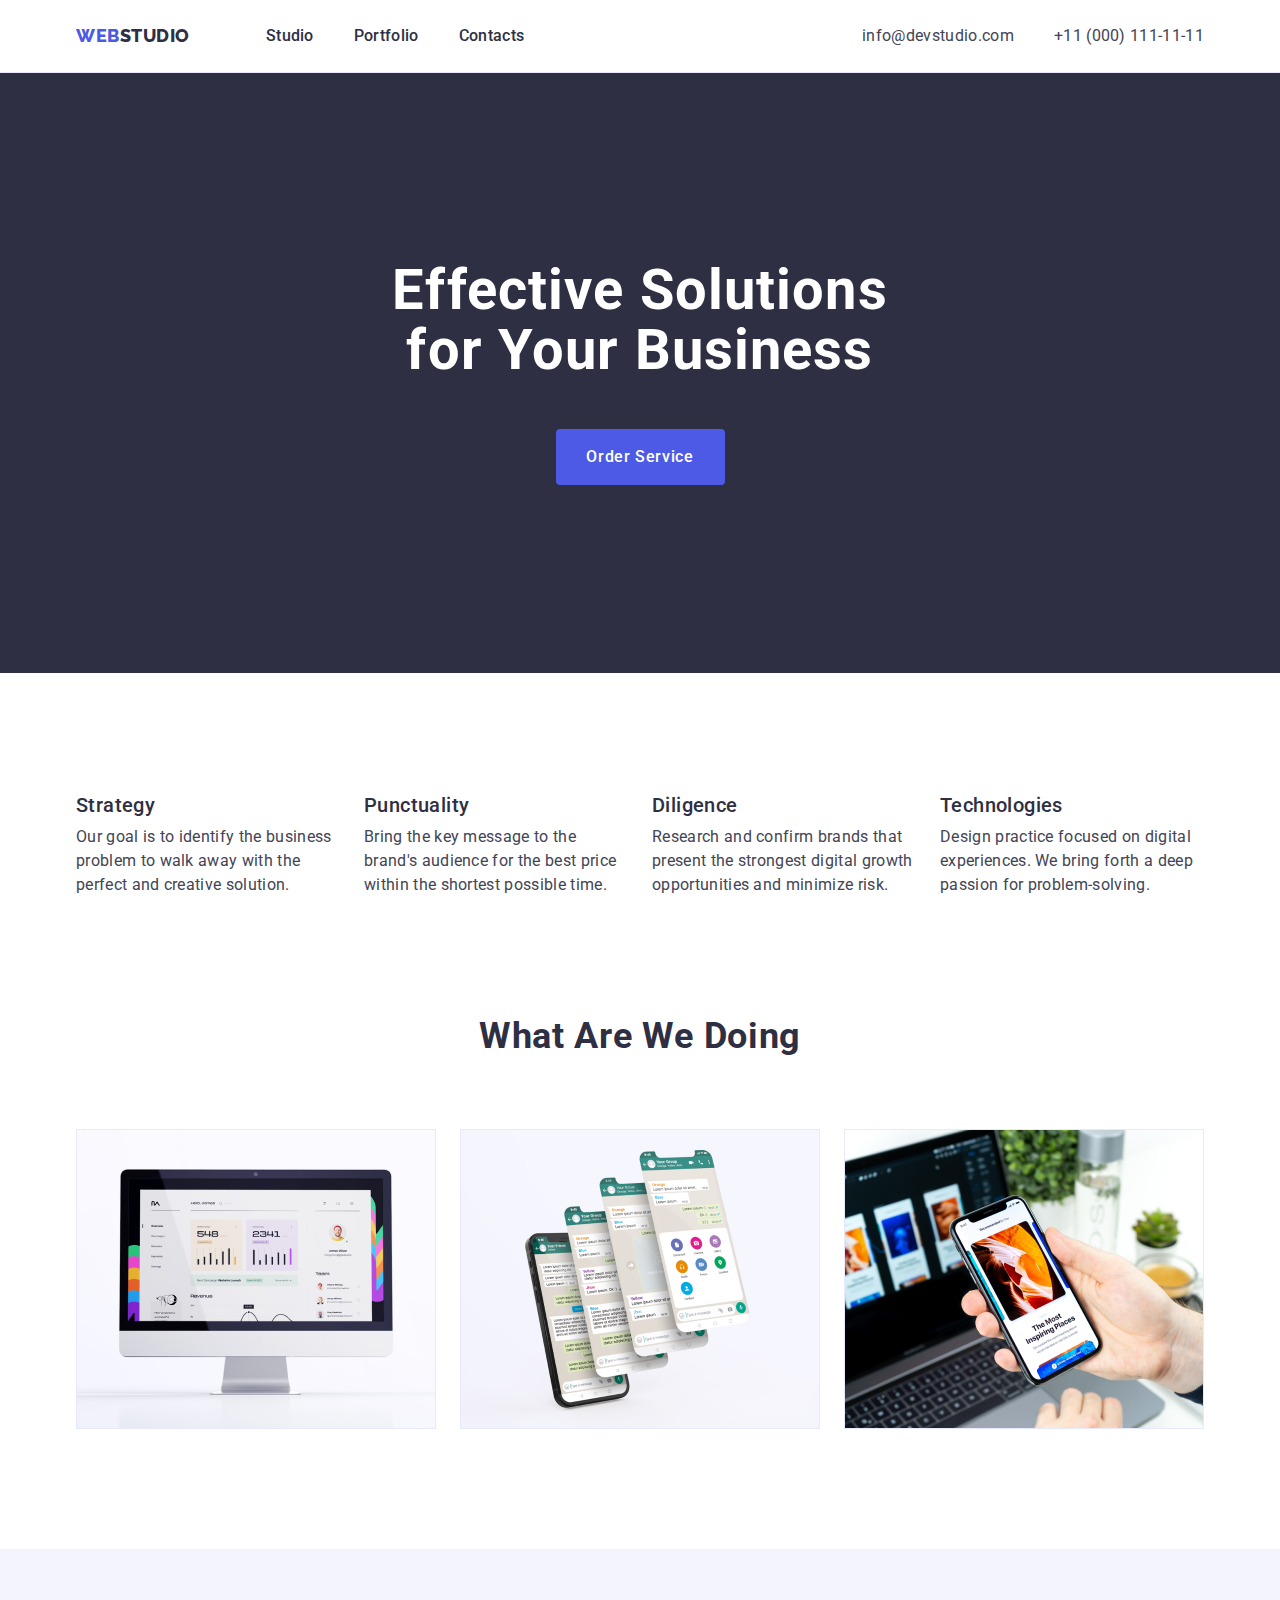
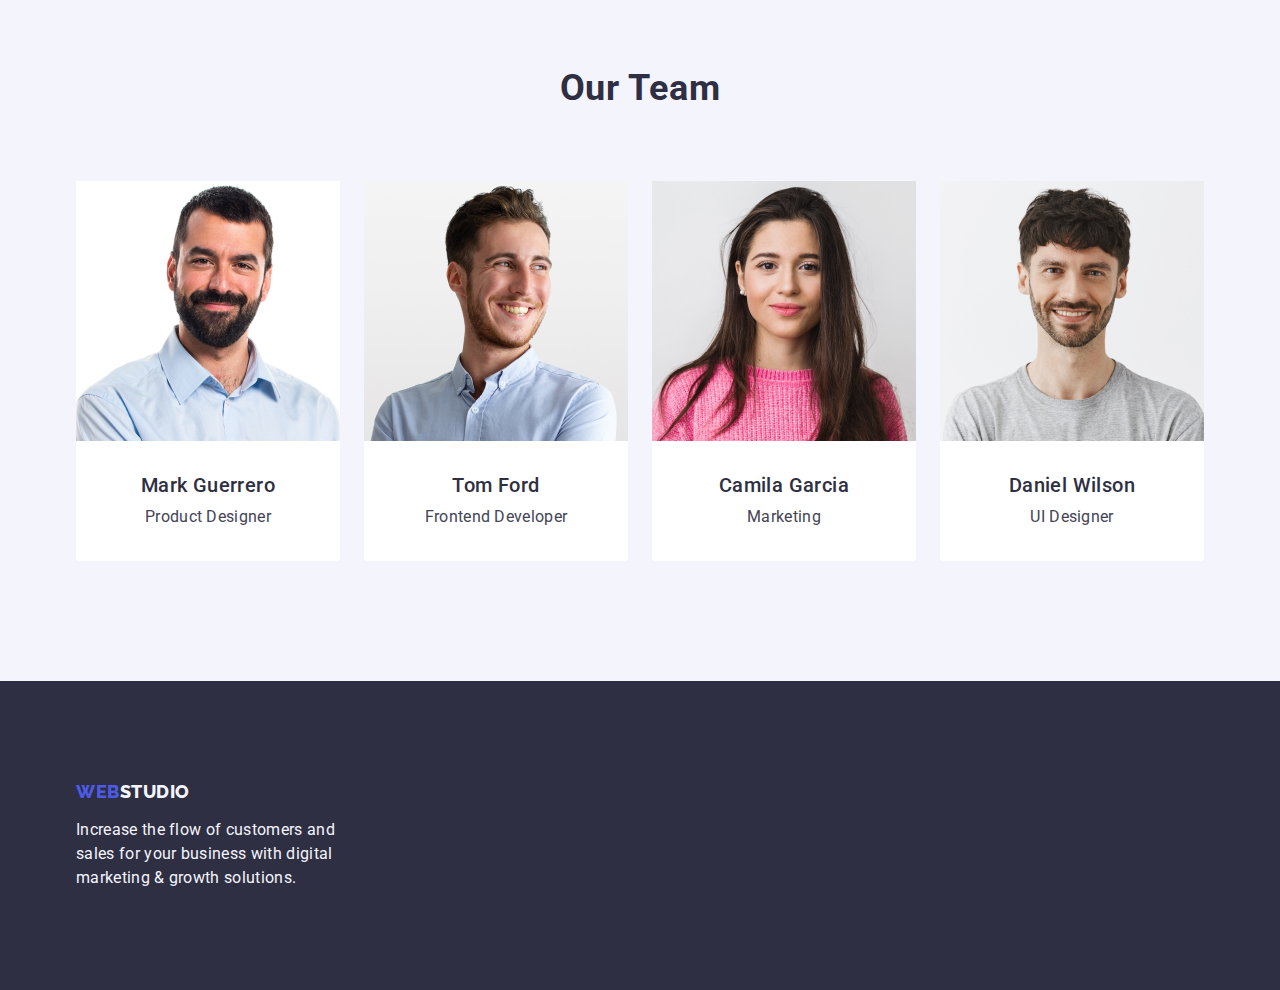
<file: index.html>
<!DOCTYPE html>
<html lang="en">
  <head>
    <meta charset="UTF-8" />
    <meta http-equiv="X-UA-Compatible" content="IE=edge" />
    <meta name="viewport" content="width=device-width, initial-scale=1.0" />
    <link rel="preconnect" href="https://fonts.googleapis.com" />
    <link rel="preconnect" href="https://fonts.gstatic.com" crossorigin />
    <link
      href="https://fonts.googleapis.com/css2?family=Raleway:wght@800&family=Roboto:wght@400;500;700;900&display=swap"
      rel="stylesheet"
    />
    <link
      rel="stylesheet"
      href="https://cdn.jsdelivr.net/npm/modern-normalize@2.0.0/modern-normalize.min.css"
    />
    <link rel="stylesheet" href="./css/style.css" />
    <title>WebStudio</title>
  </head>
  <body>
    <header class="header">
      <div class="header__inner container">
        <nav class="header__menu">
          <a class="logo link header__logo" href="./index.html"
            >Web<span class="logo__header-element">Studio</span></a
          >
          <ul class="header__menu-list list">
            <li class="header__menu-item">
              <a class="header__menu-link link" href="./index.html">Studio</a>
            </li>
            <li class="header__menu-item">
              <a class="header__menu-link link" href="./portfolio.html"
                >Portfolio</a
              >
            </li>
            <li class="header__menu-item">
              <a class="header__menu-link link" href="">Contacts</a>
            </li>
          </ul>
        </nav>
        <address class="header__address">
          <ul class="header__contact-list list">
            <li class="header_contact-item">
              <a
                class="header__contact-link link"
                href="mailto:info@devstudio.com"
                >info@devstudio.com</a
              >
            </li>
            <li class="header_contact-item">
              <a class="header__contact-link link" href="tel:+110001111111"
                >+11 (000) 111-11-11</a
              >
            </li>
          </ul>
        </address>
      </div>
    </header>
    <main class="main">
      <section class="solutions">
        <div class="container">
          <h1 class="solutions__title">
            Effective Solutions for Your Business
          </h1>
          <button class="solution__btn" type="button">Order Service</button>
        </div>
      </section>

      <section class="details">
        <div class="container">
          <h2 class="details__title visually-hidden">details</h2>
          <ul class="details__menu-list list">
            <li class="details__menu-item">
              <h3 class="details__menu-title">Strategy</h3>
              <p class="details__menu-text">
                Our goal is to identify the business problem to walk away with
                the perfect and creative solution.
              </p>
            </li>
            <li class="details__menu-item">
              <h3 class="details__menu-title">Punctuality</h3>
              <p class="details__menu-text">
                Bring the key message to the brand's audience for the best price
                within the shortest possible time.
              </p>
            </li>
            <li class="details__menu-item">
              <h3 class="details__menu-title">Diligence</h3>
              <p class="details__menu-text">
                Research and confirm brands that present the strongest digital
                growth opportunities and minimize risk.
              </p>
            </li>
            <li class="details__menu-item">
              <h3 class="details__menu-title">Technologies</h3>
              <p class="details__menu-text">
                Design practice focused on digital experiences. We bring forth a
                deep passion for problem-solving.
              </p>
            </li>
          </ul>
        </div>
      </section>
      <section class="about">
        <div class="container">
          <h2 class="about__title">What are we doing</h2>
          <ul class="about__images-list list">
            <li class="about__images-item">
              <img
                src="./images/details-img-1.jpg"
                alt="mac"
                class="details__images-img"
                width="360"
              />
            </li>
            <li class="about__images-item">
              <img
                src="./images/details-img-2.jpg"
                alt="iphone"
                class="about__images-img"
                width="360"
              />
            </li>
            <li class="about__images-item">
              <img
                src="./images/details-img-3.jpg"
                alt="macbook with iphone"
                class="about__images-img"
                width="360"
              />
            </li>
          </ul>
        </div>
      </section>
      <section class="team">
        <div class="container">
          <h2 class="team__title">Our Team</h2>
          <ul class="team__images-list list">
            <li class="team__images-item">
              <img
                src="./images/team-img-1.jpg"
                alt="people"
                class="team__images-img"
                width="264"
              />
              <div class="team__images-box">
                <h3 class="team__images-title">Mark Guerrero</h3>
                <p class="team__images-text">Product Designer</p>
              </div>
            </li>
            <li class="team__images-item">
              <img
                src="./images/team-img-2.jpg"
                alt="people"
                class="team__images-img"
                width="264"
              />
              <div class="team__images-box">
                <h3 class="team__images-title">Tom Ford</h3>
                <p class="team__images-text">Frontend Developer</p>
              </div>
            </li>
            <li class="team__images-item">
              <img
                src="./images/team-img-3.jpg"
                alt="people"
                class="team__images-img"
                width="264"
              />
              <div class="team__images-box">
                <h3 class="team__images-title">Camila Garcia</h3>
                <p class="team__images-text">Marketing</p>
              </div>
            </li>
            <li class="team__images-item">
              <img
                src="./images/team-img-4.jpg"
                alt="people"
                class="team__images-img"
                width="264"
              />
              <div class="team__images-box">
                <h3 class="team__images-title">Daniel Wilson</h3>
                <p class="team__images-text">UI Designer</p>
              </div>
            </li>
          </ul>
        </div>
      </section>
    </main>
    <footer class="footer">
      <div class="container">
        <a class="logo footer__logo link" href="./index.html"
          >Web<span class="logo__footer-element">Studio</span></a
        >
        <p class="footer__text">
          Increase the flow of customers and sales for your business with
          digital marketing & growth solutions.
        </p>
      </div>
    </footer>
  </body>
</html>
</file>
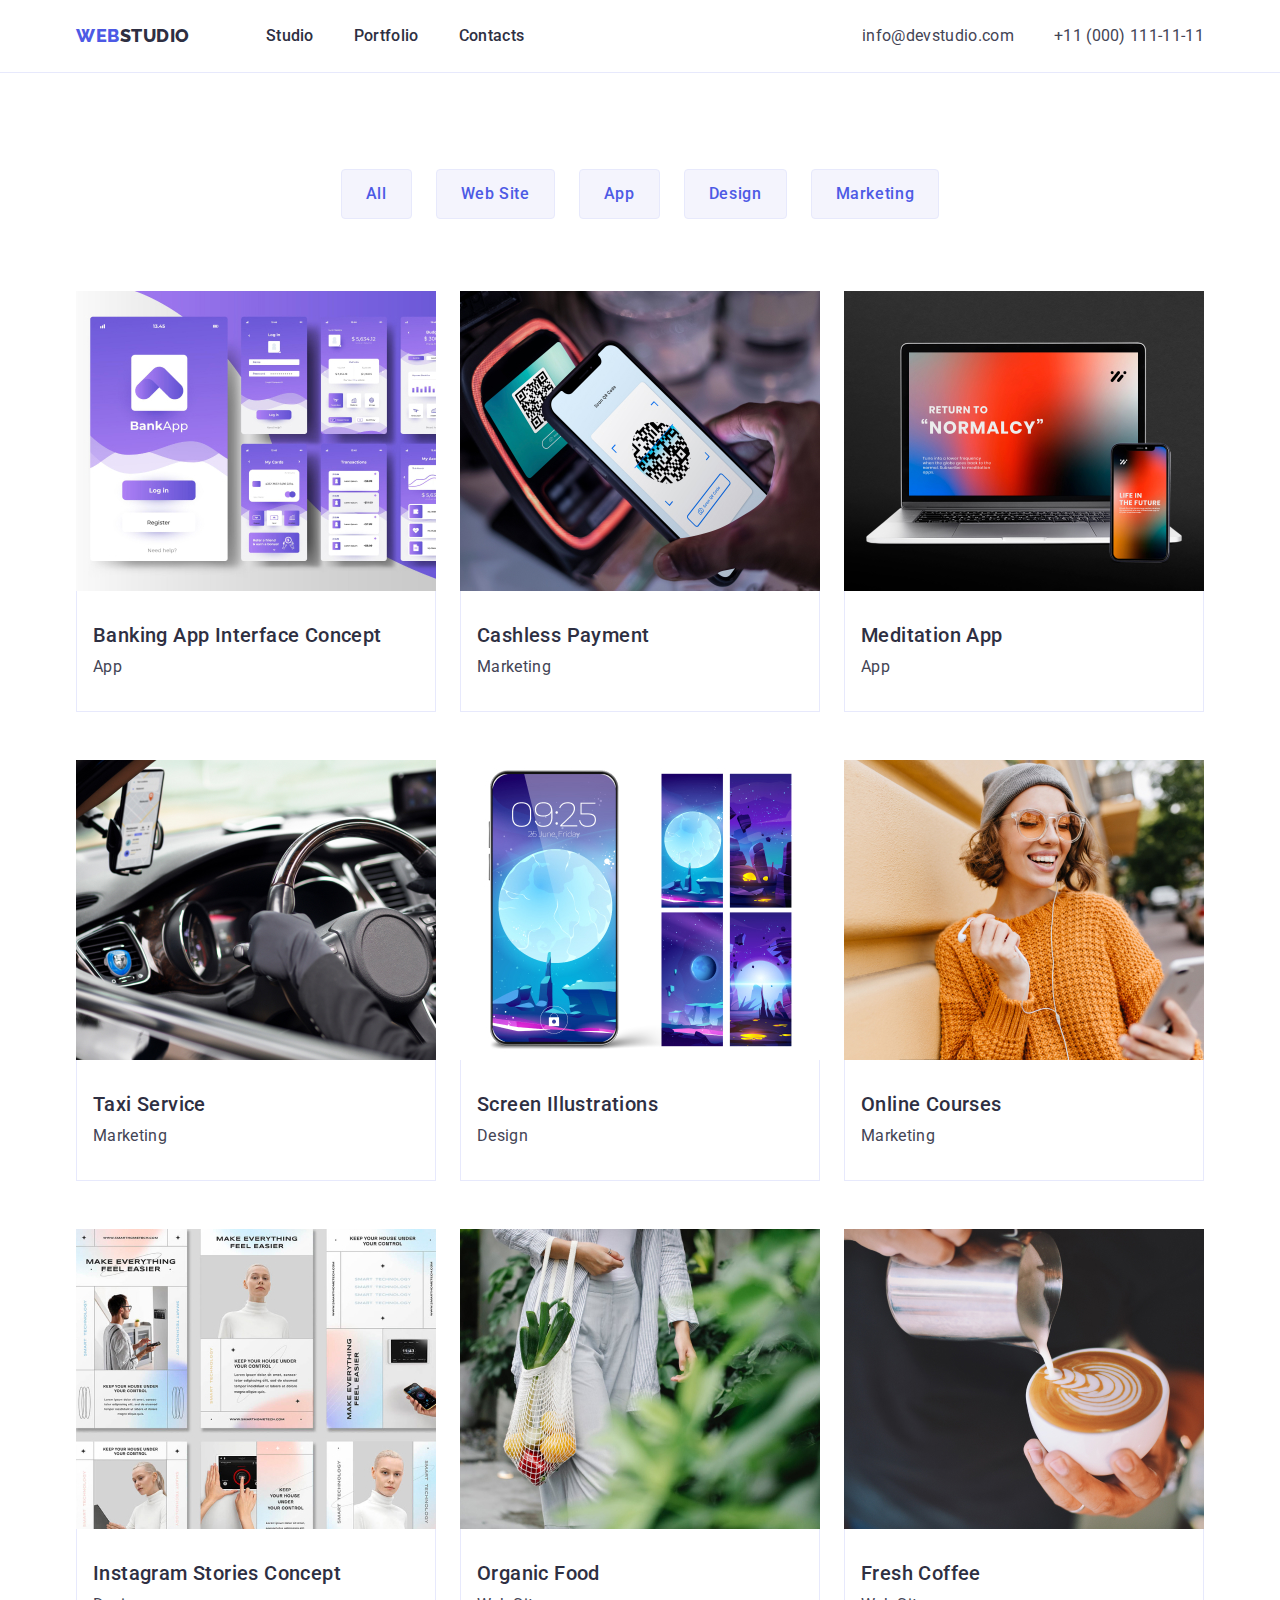
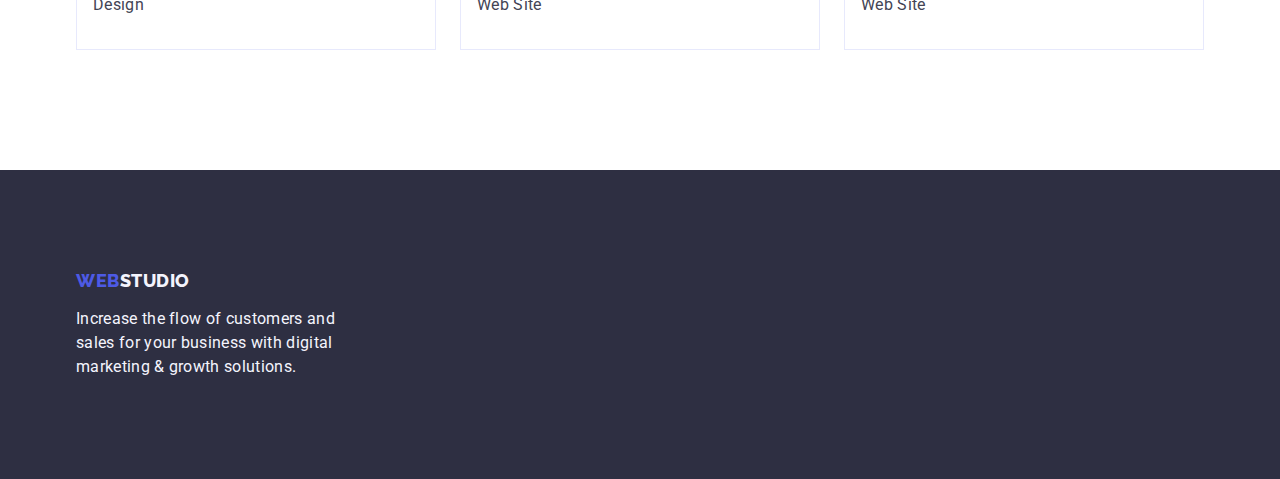
<file: portfolio.html>
<!DOCTYPE html>
<html lang="en">
  <head>
    <meta charset="UTF-8" />
    <meta http-equiv="X-UA-Compatible" content="IE=edge" />
    <meta name="viewport" content="width=device-width, initial-scale=1.0" />
    <link rel="preconnect" href="https://fonts.googleapis.com" />
    <link rel="preconnect" href="https://fonts.gstatic.com" crossorigin />
    <link
      href="https://fonts.googleapis.com/css2?family=Raleway:wght@800&family=Roboto:wght@400;500;700;900&display=swap"
      rel="stylesheet"
    />
    <link
      rel="stylesheet"
      href="https://cdn.jsdelivr.net/npm/modern-normalize@2.0.0/modern-normalize.min.css"
    />
    <link rel="stylesheet" href="css/style.css" />
    <title>portfolio</title>
  </head>
  <body>
    <header class="header">
      <div class="header__inner container">
        <nav class="header__menu">
          <a class="logo link header__logo" href="./index.html"
            >Web<span class="logo__header-element">Studio</span></a
          >
          <ul class="header__menu-list list">
            <li class="header__menu-item">
              <a class="header__menu-link link" href="./index.html">Studio</a>
            </li>
            <li class="header__menu-item">
              <a class="header__menu-link link" href="./portfolio.html"
                >Portfolio</a
              >
            </li>
            <li class="header__menu-item">
              <a class="header__menu-link link" href="">Contacts</a>
            </li>
          </ul>
        </nav>
        <address class="header__address">
          <ul class="header__contact-list list">
            <li class="header_contact-item">
              <a
                class="header__contact-link link"
                href="mailto:info@devstudio.com"
                >info@devstudio.com</a
              >
            </li>
            <li class="header_contact-item">
              <a class="header__contact-link link" href="tel:+110001111111"
                >+11 (000) 111-11-11</a
              >
            </li>
          </ul>
        </address>
      </div>
    </header>
    <main class="main">
      <section class="gallery">
        <div class="container">
          <h1 class="gallery__title visually-hidden">gallery</h1>
          <ul class="navigation__list list">
            <li class="navigation__list-item">
              <button class="navigation__btn" type="button">All</button>
            </li>
            <li class="navigation__list-item">
              <button class="navigation__btn" type="button">Web Site</button>
            </li>
            <li class="navigation__list-item">
              <button class="navigation__btn" type="button">App</button>
            </li>
            <li class="navigation__list-item">
              <button class="navigation__btn" type="button">Design</button>
            </li>
            <li class="navigation__list-item">
              <button class="navigation__btn" type="button">Marketing</button>
            </li>
          </ul>
          <ul class="gallery__list list">
            <li class="gallery__list-item">
              <a class="gallery__list-link link" href="#">
                <img
                  class="gallery__list-img"
                  src="./images/gallery-1.jpg"
                  alt="banking app"
                  width="360"
                />
                <div class="gallery__list-box">
                  <h2 class="gallery__list-title">
                    Banking App Interface Concept
                  </h2>
                  <p class="gallery__list-text">App</p>
                </div>
              </a>
            </li>
            <li class="gallery__list-item">
              <a class="gallery__list-link link" href="#">
                <img
                  class="gallery__list-img"
                  src="./images/gallery-2.jpg"
                  alt="nfc"
                  width="360"
                />
                <div class="gallery__list-box">
                  <h2 class="gallery__list-title">Cashless Payment</h2>
                  <p class="gallery__list-text">Marketing</p>
                </div>
              </a>
            </li>
            <li class="gallery__list-item">
              <a class="gallery__list-link link" href="#">
                <img
                  class="gallery__list-img"
                  src="./images/gallery-3.jpg"
                  alt="laptop with phone"
                  width="360"
                />
                <div class="gallery__list-box">
                  <h2 class="gallery__list-title">Meditation App</h2>
                  <p class="gallery__list-text">App</p>
                </div>
              </a>
            </li>
            <li class="gallery__list-item">
              <a class="gallery__list-link link" href="#">
                <img
                  class="gallery__list-img"
                  src="./images/gallery-4.jpg"
                  alt="car"
                  width="360"
                />
                <div class="gallery__list-box">
                  <h2 class="gallery__list-title">Taxi Service</h2>
                  <p class="gallery__list-text">Marketing</p>
                </div>
              </a>
            </li>
            <li class="gallery__list-item">
              <a class="gallery__list-link link" href="#">
                <img
                  class="gallery__list-img"
                  src="./images/gallery-5.jpg"
                  alt="screen phone"
                  width="360"
                />
                <div class="gallery__list-box">
                  <h2 class="gallery__list-title">Screen Illustrations</h2>
                  <p class="gallery__list-text">Design</p>
                </div>
              </a>
            </li>
            <li class="gallery__list-item">
              <a class="gallery__list-link link" href="#">
                <img
                  class="gallery__list-img"
                  src="./images/gallery-6.jpg"
                  alt="girl with phone"
                  width="360"
                />
                <div class="gallery__list-box">
                  <h2 class="gallery__list-title">Online Courses</h2>
                  <p class="gallery__list-text">Marketing</p>
                </div>
              </a>
            </li>
            <li class="gallery__list-item">
              <a class="gallery__list-link link" href="#">
                <img
                  class="gallery__list-img"
                  src="./images/gallery-7.jpg"
                  alt="instagram stories"
                  width="360"
                />
                <div class="gallery__list-box">
                  <h2 class="gallery__list-title">Instagram Stories Concept</h2>
                  <p class="gallery__list-text">Design</p>
                </div>
              </a>
            </li>
            <li class="gallery__list-item">
              <a class="gallery__list-link link" href="#">
                <img
                  class="gallery__list-img"
                  src="./images/gallery-8.jpg"
                  alt="organic food"
                  width="360"
                />
                <div class="gallery__list-box">
                  <h2 class="gallery__list-title">Organic Food</h2>
                  <p class="gallery__list-text">Web Site</p>
                </div>
              </a>
            </li>
            <li class="gallery__list-item">
              <a class="gallery__list-link link" href="#">
                <img
                  class="gallery__list-img"
                  src="./images/gallery-9.jpg"
                  alt="fresh coffee"
                  width="360"
                />
                <div class="gallery__list-box">
                  <h2 class="gallery__list-title">Fresh Coffee</h2>
                  <p class="gallery__list-text">Web Site</p>
                </div>
              </a>
            </li>
          </ul>
        </div>
      </section>
    </main>
    <footer class="footer">
      <div class="container">
        <a class="logo footer__logo link" href="./index.html"
          >Web<span class="logo__footer-element">Studio</span></a
        >
        <p class="footer__text">
          Increase the flow of customers and sales for your business with
          digital marketing & growth solutions.
        </p>
      </div>
    </footer>
  </body>
</html>
</file>
<file: css/style.css>
:root {
  font-size: 16px;
  line-height: 150%;
  font-weight: 400;
  --btn-border-color: #e7e9fc;
}
body {
  font-family: "Roboto", sans-serif;
  color: #434455;
  background-color: #fff;
  letter-spacing: 0.02em;
}
h1,
h2,
h3,
h4,
h5,
h6,
p {
  margin: 0;
  padding: 0;
}
ul {
  list-style-type: none;
  padding: 0;
  margin: 0;
}
img {
  display: block;
}
.container {
  max-width: 1158px;
  margin: 0 auto;
  padding: 0 15px;
}
.logo {
  text-transform: uppercase;
  font-family: "Raleway", sans-serif;
  font-weight: 800;
  font-size: 18px;
  line-height: 117%;
  letter-spacing: 0.03em;
  color: #4d5ae5;
}
.link {
  text-decoration: none;
}
.list {
  list-style: none;
}
.visually-hidden {
  position: absolute;
  width: 1px;
  height: 1px;
  margin: -1px;
  border: 0;
  padding: 0;
  white-space: nowrap;
  clip-path: inset(100%);
  clip: rect(0 0 0 0);
  overflow: hidden;
}
.header__logo {
  margin-right: 76px;
}
.logo__header-element {
  color: #2e2f42;
}
.header {
  border-bottom: 1px solid #e7e9fc;
}
.header__inner {
  display: flex;
  align-items: center;
  justify-content: space-between;
}
.header__menu {
  display: flex;
  align-items: center;
}
.header__menu-list {
  display: flex;
  align-items: center;
  gap: 40px;
}
.header__menu-list:last-child {
  margin-right: 0;
}
.header__menu-link {
  padding: 24px 0;
  display: block;
}
.header__menu-link {
  font-weight: 500;
  color: #2e2f42;
}
.header__menu-link:hover {
  color: #404bbf;
}
.header__menu-link:focus {
  color: #404bbf;
}
.header__address {
  font-style: normal;
}
.header__contact-list {
  display: flex;
  align-items: center;
  gap: 40px;
}
.header_contact-item:last-child {
  margin-right: 0;
}
.header__contact-link {
  color: #434455;
}
.header__contact-link:hover {
  color: #404bbf;
}
.header__contact-link:focus {
  color: #404bbf;
}
.solutions {
  padding: 188px 0;
  background-color: #2e2f42;
}
.solutions__title {
  color: #fff;
  font-weight: 700;
  font-size: 56px;
  line-height: 107%;
  text-align: center;
  letter-spacing: 0.02em;
  max-width: 496px;
  margin: 0 auto 48px;
}
.solution__btn {
  font-family: "Roboto", sans-serif;
  font-size: 16px;
  line-height: 1.5;
  cursor: pointer;
  background-color: #4d5ae5;
  color: #ffffff;
  font-weight: 500;
  letter-spacing: 0.04em;
  border: none;
  display: block;
  min-width: 169px;
  height: 56px;
  border-radius: 4px;
  margin: 0 auto;
}
.solution__btn:hover {
  background-color: #404bbf;
}
.solution__btn:focus {
  background-color: #404bbf;
}
.details {
  padding: 120px 0;
}
.details__menu-title {
  font-weight: 500;
  font-size: 20px;
  color: #2e2f42;
  letter-spacing: 0.02em;
  margin-bottom: 8px;
}
.details__menu-list {
  display: flex;
  align-items: center;
  gap: 24px;
}
.details__menu-list:last-child {
  margin-right: 0;
}
.details__menu-item {
  width: calc((100% - 72px) / 4);
}
.about {
  padding-bottom: 120px;
}
.about__title,
.team__title {
  font-weight: 700;
  font-size: 36px;
  line-height: 111%;
  color: #2e2f42;
  text-align: center;
  text-transform: capitalize;
  letter-spacing: 0.02em;
}
.about__title {
  margin-bottom: 72px;
}
.about__images-list {
  display: flex;
  align-items: center;
}
.about__images-item {
  width: calc((100% - 48px) / 3);
}
.about__images-item:not(:last-child) {
  margin-right: 24px;
}
.team {
  padding: 120px 0;
  background-color: #f4f4fd;
}
.team__title {
  margin-bottom: 72px;
}
.team__images-list {
  display: flex;
  align-items: center;
}
.team__images-item:not(:last-child) {
  margin-right: 24px;
}
.team__images-box {
  padding: 32px 16px;
}
.team__images-title {
  font-weight: 500;
  font-size: 20px;
  color: #2e2f42;
  text-align: center;
  text-transform: capitalize;
  letter-spacing: 0.02em;
  margin-bottom: 8px;
}
.team__images-text {
  text-align: center;
}
.team__images-item {
  width: calc((100% - 72px) / 4);
  background-color: #fff;
  text-align: center;
  border-radius: 0 0 4px 4px;
}
.footer {
  background-color: #2e2f42;
  padding: 100px 0;
}
.footer__logo {
  display: inline-block;
  margin-bottom: 16px;
}
.footer__text {
  color: #f4f4fd;
  max-width: 264px;
}
.logo__footer-element {
  color: #f4f4fd;
}
.gallery {
  padding: 96px 0 120px 0;
}
.navigation__list {
  display: flex;
  justify-content: center;
  align-items: center;
  margin-bottom: 72px;
}
.navigation__list-item:not(:last-child) {
  margin-right: 24px;
}
.navigation__btn {
  font-family: "Roboto", sans-serif;
  cursor: pointer;
  font-size: 16px;
  line-height: 1.5;
  letter-spacing: 0.04em;
  font-weight: 500;
  background-color: #f4f4fd;
  color: #4d5ae5;
  border: 1px solid var(--btn-border-color);
  border-radius: 4px;
  padding: 12px 24px;
}
.navigation__btn:hover {
  background-color: #404bbf;
  border: 1px solid transparent;
  color: #fff;
}
.navigation__btn:focus {
  background-color: #404bbf;
  border: 1px solid transparent;
  color: #fff;
}
.gallery__list {
  display: flex;
  align-items: center;
  flex-wrap: wrap;
  column-gap: 24px;
  row-gap: 48px;
}
.gallery__list-item {
  width: calc((100% - 48px) / 3);
}
.gallery__list-title {
  font-weight: 500;
  font-size: 20px;
  color: #2e2f42;
  letter-spacing: 0.02em;
  margin-bottom: 8px;
}
.gallery__list-text {
  color: #434455;
}
.gallery__list-box {
  border: 1px solid #e7e9fc;
  border-top: none;
  padding: 32px 16px;
}
</file>
